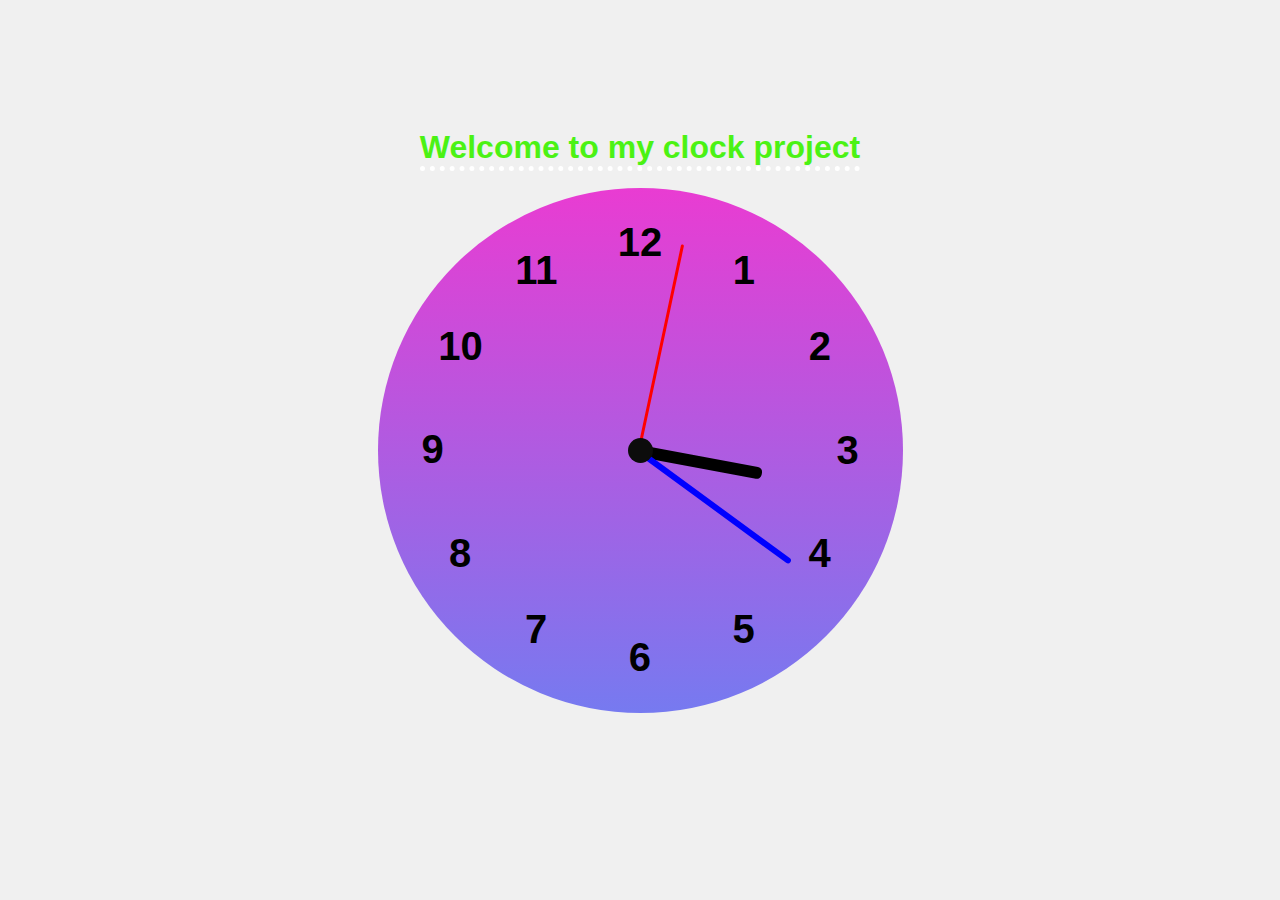
<file: index.html>
<!DOCTYPE html>
<html lang="en">
<head>
    <meta charset="UTF-8">
    <meta name="viewport" content="width=device-width, initial-scale=1.0">
    <title>Document</title>
    <link rel="stylesheet" href="style.css">
</head>
<body>

    
    <div class="clock">
        <div class="number" style="--n:1"><b>1</b></div>
        <div class="number" style="--n:2"><b>2</b></div>
        <div class="number" style="--n:3"><b>3</b></div>
        <div class="number" style="--n:4"><b>4</b></div>
        <div class="number" style="--n:5"><b>5</b></div>
        <div class="number" style="--n:6"><b>6</b></div>
        <div class="number" style="--n:7"><b>7</b></div>
        <div class="number" style="--n:8"><b>8</b></div>
        <div class="number" style="--n:9"><b>9</b></div>
        <div class="number" style="--n:10"><b>10</b></div>
        <div class="number" style="--n:11"><b>11</b></div>
        <div class="number" style="--n:12"><b>12</b></div>
        <div class="hour-hand" id="hour-hand"></div>
        <div class="minute-hand" id="minute-hand"></div>
        <div class="second-hand" id="second-hand"></div>
        <div class="center-dot"></div>
        <h1>Welcome to my clock project</h1>

    </div>
    <script src="script.js"></script>
</body>

</html>
</file>
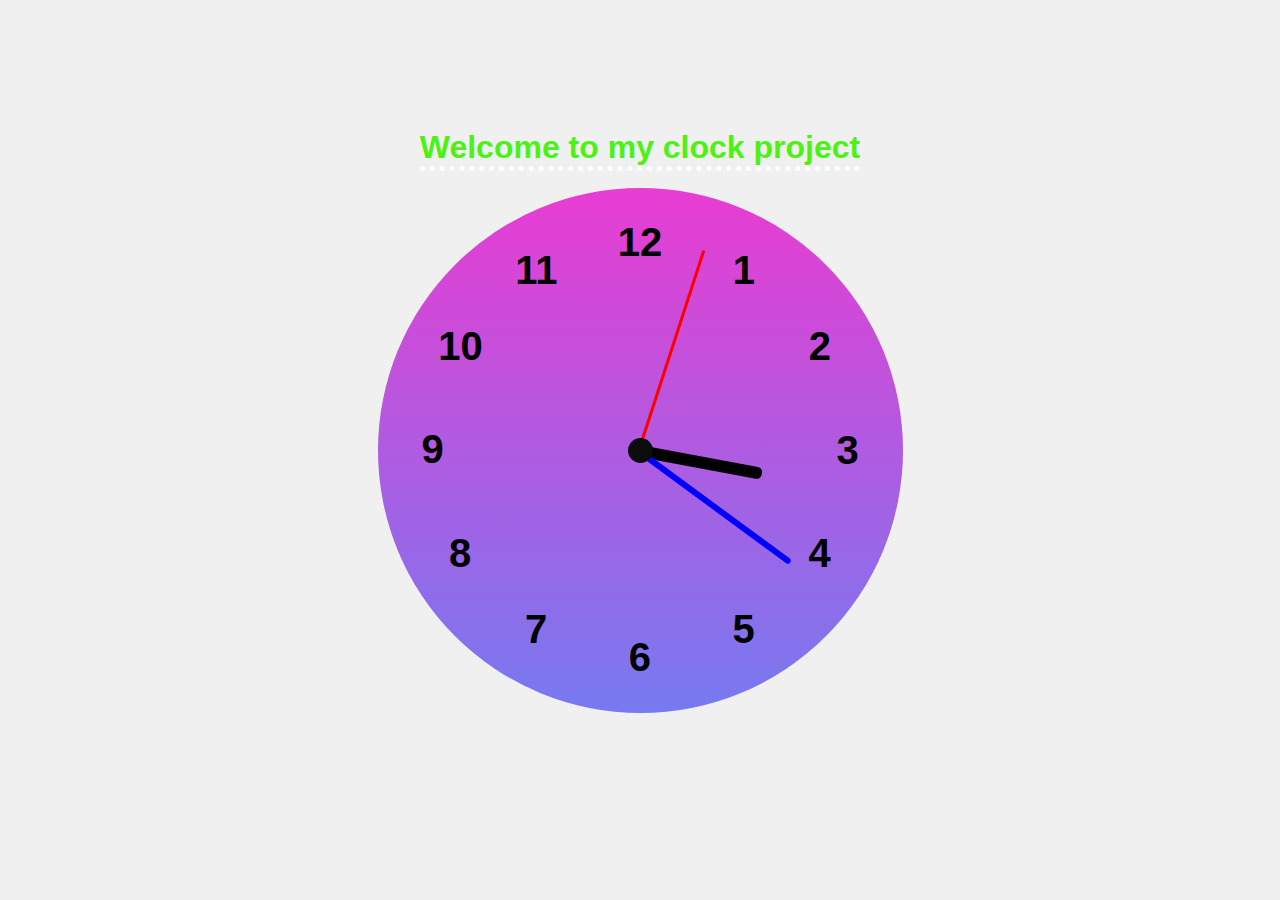
<file: clock.html>
<!DOCTYPE html>
<html lang="en">
<head>
    <meta charset="UTF-8">
    <meta name="viewport" content="width=device-width, initial-scale=1.0">
    <title>Document</title>
    <link rel="stylesheet" href="clock.css">
</head>
<body>

    
    <div class="clock">
        <div class="number" style="--n:1"><b>1</b></div>
        <div class="number" style="--n:2"><b>2</b></div>
        <div class="number" style="--n:3"><b>3</b></div>
        <div class="number" style="--n:4"><b>4</b></div>
        <div class="number" style="--n:5"><b>5</b></div>
        <div class="number" style="--n:6"><b>6</b></div>
        <div class="number" style="--n:7"><b>7</b></div>
        <div class="number" style="--n:8"><b>8</b></div>
        <div class="number" style="--n:9"><b>9</b></div>
        <div class="number" style="--n:10"><b>10</b></div>
        <div class="number" style="--n:11"><b>11</b></div>
        <div class="number" style="--n:12"><b>12</b></div>
        <div class="hour-hand" id="hour-hand"></div>
        <div class="minute-hand" id="minute-hand"></div>
        <div class="second-hand" id="second-hand"></div>
        <div class="center-dot"></div>
        <h1>Welcome to my clock project</h1>

    </div>
    <script src="clock.js"></script>
</body>
</html>
</file>
<file: style.css>
* {
    margin: 0;
    padding: 0;
    box-sizing: border-box;
    font-family: 'Segoe UI', Tahoma, Geneva, Verdana, sans-serif;
}

body {
    background-color: black;
    
    background-image: cover;
    display: flex;
    justify-content: center;
    align-items: center;
    height: 100vh;
    background-color: #f0f0f0;
    
}

.clock {
    width: 500px;
    height: 500px;
    position: relative;
    background-color: lightcyan;
    border-radius: 50%;
    display: flex;
    justify-content: center;
    align-items: center;
}

.number {
    transform: rotate(calc(30deg * var(--n)));
    position: absolute;
    text-align: center;
    inset: 20px;
    font-size: 40px;
}

.number b {
    transform: rotate(calc(-30deg * var(--n)));
    display: inline-block;
}

.center-dot {
    position: absolute;
    width: 25px;
    height: 25px;
    background-color: #0c0c0c;
    border-radius: 50%;
}
h1{
    
    position: absolute;
    color: rgb(75, 242, 20);
    /* font-size: small; */
    margin-bottom:600px;
    border-bottom: 5px dotted white;

}

.hour-hand,
.minute-hand,
.second-hand {
    --rotate: 0;
    position: absolute;
    bottom: 50%;
    transform: translateX(-50%) rotate(calc(var(--rotate) * 1deg));
    transform-origin: bottom;
    border-radius: 5px;
}
.clock::before{
    content: "";
    width: 525px;
    height: 525px;
    position: absolute;
    border-radius: 50%;
    background: linear-gradient(#e93cd2,#767af0
    );

}
.hour-hand {
    width: 12px;
    height: 130px;
    background-color: black;
}

.minute-hand {
    width: 6px;
    height: 190px;
    background-color: blue;
}

.second-hand {
    width: 3px;
    height: 210px;
    background-color: red;
}
</file>
<file: clock.css>
* {
    margin: 0;
    padding: 0;
    box-sizing: border-box;
    font-family: 'Segoe UI', Tahoma, Geneva, Verdana, sans-serif;
}

body {
    background-color: black;
    
    background-image: cover;
    display: flex;
    justify-content: center;
    align-items: center;
    height: 100vh;
    background-color: #f0f0f0;
    
}

.clock {
    width: 500px;
    height: 500px;
    position: relative;
    background-color: lightcyan;
    border-radius: 50%;
    display: flex;
    justify-content: center;
    align-items: center;
}

.number {
    transform: rotate(calc(30deg * var(--n)));
    position: absolute;
    text-align: center;
    inset: 20px;
    font-size: 40px;
}

.number b {
    transform: rotate(calc(-30deg * var(--n)));
    display: inline-block;
}

.center-dot {
    position: absolute;
    width: 25px;
    height: 25px;
    background-color: #0c0c0c;
    border-radius: 50%;
}
h1{
    
    position: absolute;
    color: rgb(75, 242, 20);
    /* font-size: small; */
    margin-bottom:600px;
    border-bottom: 5px dotted white;

}

.hour-hand,
.minute-hand,
.second-hand {
    --rotate: 0;
    position: absolute;
    bottom: 50%;
    transform: translateX(-50%) rotate(calc(var(--rotate) * 1deg));
    transform-origin: bottom;
    border-radius: 5px;
}
.clock::before{
    content: "";
    width: 525px;
    height: 525px;
    position: absolute;
    border-radius: 50%;
    background: linear-gradient(#e93cd2,#767af0
    );

}
.hour-hand {
    width: 12px;
    height: 130px;
    background-color: black;
}

.minute-hand {
    width: 6px;
    height: 190px;
    background-color: blue;
}

.second-hand {
    width: 3px;
    height: 210px;
    background-color: red;
}
</file>
